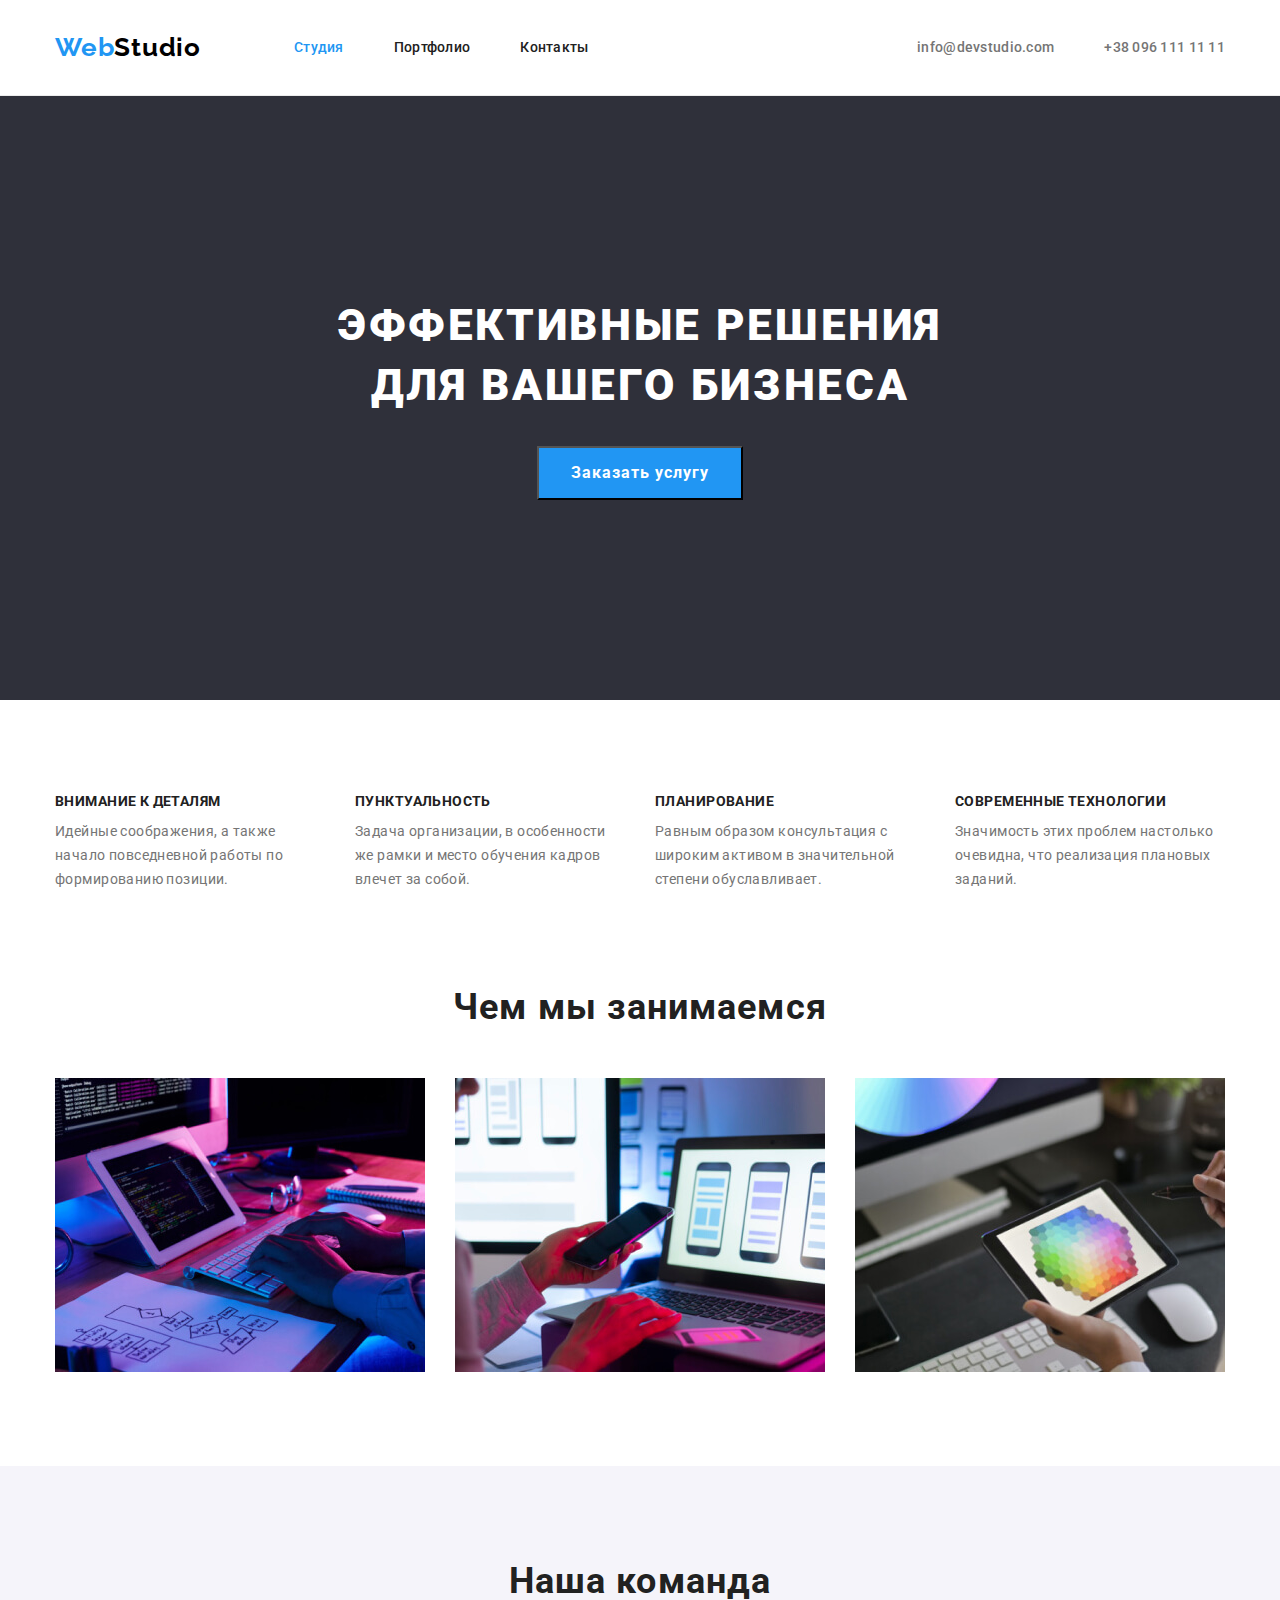
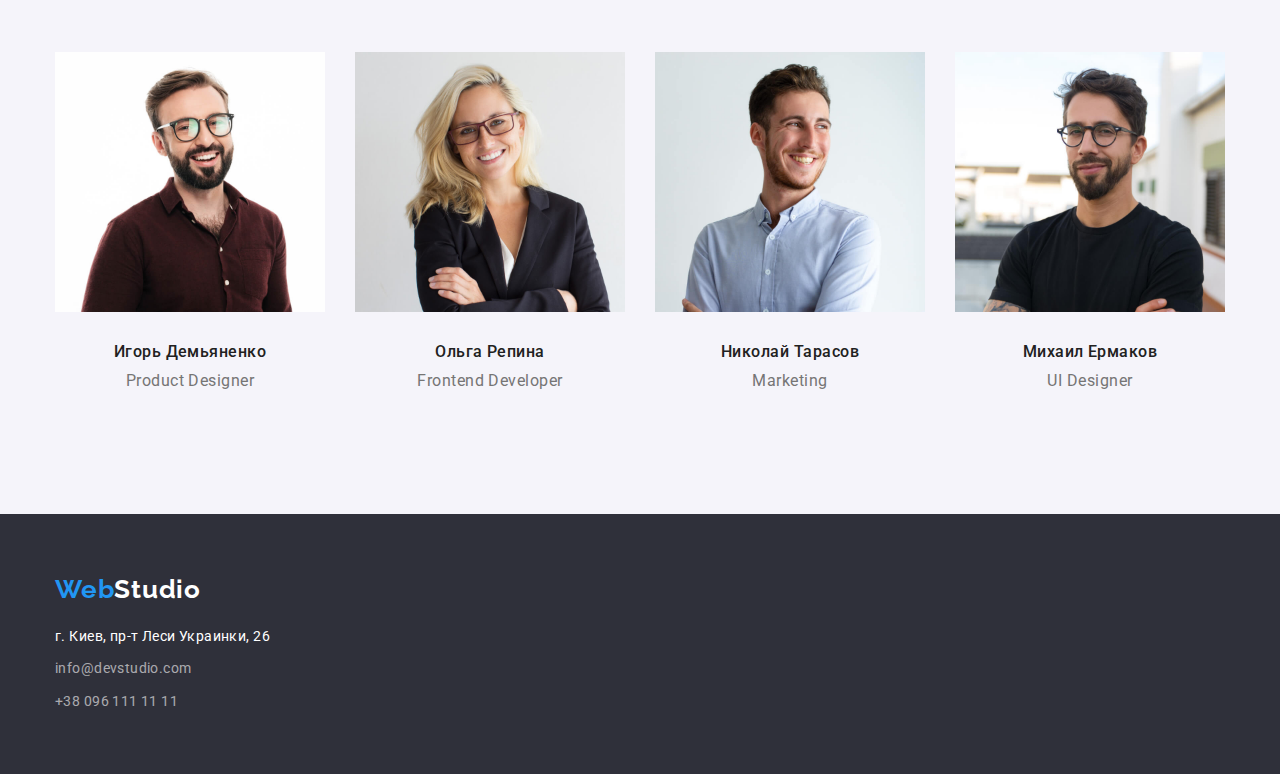
<file: index.html>
<!DOCTYPE html>
<html lang="ru">

<head>
    <meta charset="UTF-8">
    <meta http-equiv="X-UA-Compatible" content="IE=edge">
    <meta name="viewport" content="width=device-width, initial-scale=1.0">
    <title>goit-markup-hw-03</title>
    <link rel="preconnect" href="https://fonts.googleapis.com">
    <link rel="preconnect" href="https://fonts.gstatic.com" crossorigin>
    <link 
        href="https://fonts.googleapis.com/css2?family=Raleway:wght@700&family=Roboto:wght@400;500;700;900&display=swap"
        rel="stylesheet"/>
    <link rel="stylesheet" href="https://cdn.jsdelivr.net/npm/modern-normalize@1.1.0/modern-normalize.min.css">
    <link rel="stylesheet" href="./css/styles.css"/>
</head>

<body class="body">
    <!--Header-->
    <header class="page-header page-header-container">
        <div class="container header-container">
            <a class="logotype link" href="logo" lang="en">Web<span class="second-part-logo">Studio</span></a>
            <nav class="page-navigation">
                <ul class="menu list">
                    <li class="menu-item">
                        <a class="menu-link link menu-studia-header active-studia" href="./index.html">Студия</a>
                    </li>
                    <li class="menu-item">
                        <a class="menu-link link" href="./portfolio.html">Портфолио</a>
                    </li>
                    <li class="menu-item">
                        <a class="menu-link link" href="">Контакты</a>
                    </li>
                </ul>
            </nav>
            <ul class="list contacts-list">
                <li class="contacts-list-mail-phone">
                    <a class="contact-mail link" href="mailto:info@devstudio.com">info@devstudio.com</a>
                </li>
                <li class="contacts-list-mail-phone">
                    <a class="contact-phone-number link" href="tel:+380961111111">+38 096 111 11 11</a>
                </li>
            </ul>
        </div>
    </header>

    <!--HERO-->
    <main>
        <!--Top_box-->
        <section class="hero">
            <h1 class="main-title">Эффективные решения для вашего бизнеса</h1>
            <button class="modal-buttom" type="button">Заказать услугу</button>
        </section>

        <!--Characteristic-->
        <section class="characteristic-section section">
            <div class="container">
                <h2 class="invisible-header">Особeнности</h2>
                <ul class="list characteristic-list">
                    <li class="list-characteristics-columns">
                        <h3 class="inform-title-qualities subtitle">Внимание к деталям</h3>
                        <p class="description">Идейные соображения, а также начало повседневной работы по формированию позиции.</p>
                    </li>
                    <li class="list-characteristics-columns">
                        <h3 class="inform-title-qualities subtitle">Пунктуальность</h3>
                        <p class="description">Задача организации, в особенности же рамки и место обучения кадров влечет за собой.</p>
                    </li>
                    <li class="list-characteristics-columns">
                        <h3 class="inform-title-qualities subtitle">Планирование</h3>
                        <p class="description">Равным образом консультация с широким активом в значительной степени обуславливает.</p>
                    </li>
                    <li class="list-characteristics-columns">
                        <h3 class="inform-title-qualities subtitle">Современные технологии</h3>
                        <p class="description">Значимость этих проблем настолько очевидна, что реализация плановых заданий.</p>
                    </li>
                </ul>
            </div>
        </section>
        <!--We_do-->
        <section class="section-we-do">
            <div class="container">
                <h2 class="what-we-do">Чем мы занимаемся</h2>
                <ul class="list list-we-do">
                    <li class="what-we-do-cards">
                        <img src="./images/we_do1.jpg" alt="typing_on_the_keyboard" width="370" height="294">
                    </li>
                    <li class="what-we-do-cards">
                        <img src="./images/we_do2.jpg" alt="works_with_phone_and_laptop" width="370" height="294">
                    </li>
                    <li class="what-we-do-cards">
                        <img src="./images/we_do3.jpg" alt="works_on_a_tablet" width="370" height="294">
                    </li>
                </ul>
            </div>
        </section>
        <!--Team-->
        <section class="section-team">
            <div class="container">
                <h2 class="our-team">Наша команда</h2>
                <ul class="list list-our-team">
                    <li class="our-team-cards">
                        <img src="./images/team1.jpg" alt="igor_demyanenko_smiles" width="270" height="260">
                        <div class="our-team-info-block">
                            <h3 class="inform-title subtitle">Игорь Демьяненко</h3>
                            <p lang="en" class="description-team">Product Designer</p>
                        </div>
                    </li>
                    <li class="our-team-cards">
                        <img src="./images/team2.jpg" alt="olga_repina_smiles" width="270" height="260">
                        <div class="our-team-info-block">
                            <h3 class="inform-title subtitle">Ольга Репина</h3>
                            <p lang="en" class="description-team">Frontend Developer</p>
                        </div>
                    </li>
                    <li class="our-team-cards">
                        <img src="./images/team3.jpg" alt="nicolay_tarasov_smiles" width="270" height="260">
                        <div class="our-team-info-block">
                            <h3 class="inform-title subtitle">Николай Тарасов</h3>
                            <p lang="en" class="description-team">Marketing</p>
                        </div>
                    </li>
                    <li class="our-team-cards">
                        <img src="./images/team4.jpg" alt="mikhail_ermakov_smiles" width="270" height="260">
                        <div class="our-team-info-block">
                            <h3 class="inform-title subtitle">Михаил Ермаков</h3>
                            <p lang="en" class="description-team">UI Designer</p>
                        </div>
                    </li>
                    
                </ul>
            </div>
        </section>     
    </main>


    <!--Footer-->
    <footer class="footer">
        <div class="container">
            <a class="logotype link" href="logo" lang="en">Web<span class="second-part-logo-footer">Studio</span></a>
            <address class="adress-footer">
                <ul class="list">
                    <li class="footer-adress-list">
                        <a class="company-adress-link link" href="https://goo.gl/maps/UaDpQJsmYQLNW6bbA" target="_blank" rel="noopener noreferrer">г. Киев, пр-т Леси Украинки, 26</a>
                    </li>
                    <li class="footer-adress-list">
                        <a class="footer-mail-link link" href="mailto:info@devstudio.com">info@devstudio.com</a>
                    </li>
                    <li class="footer-adress-list">
                        <a class="footer-phone-link link" href="tel:+380961111111">+38 096 111 11 11</a>
                    </li>
                </ul>
            </address>
        </div>
    </footer>
</body>

</html>
</file>
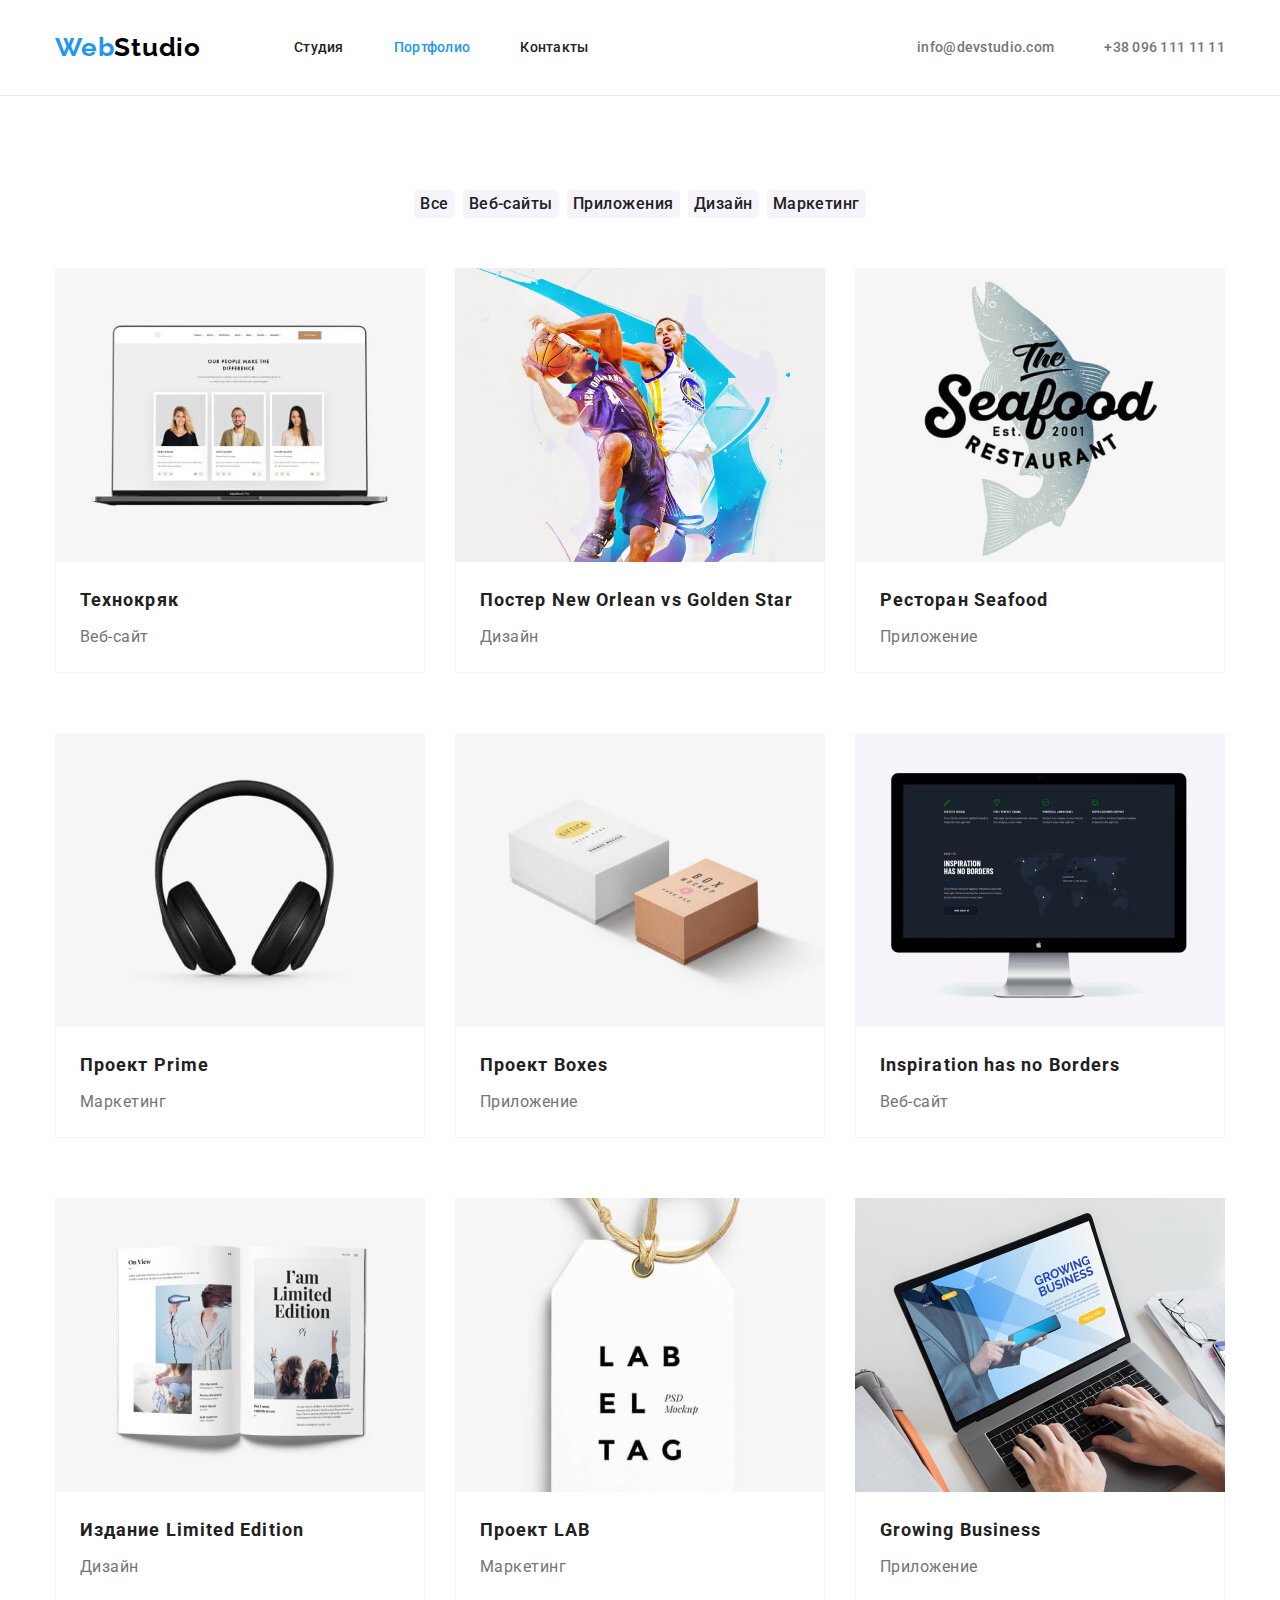
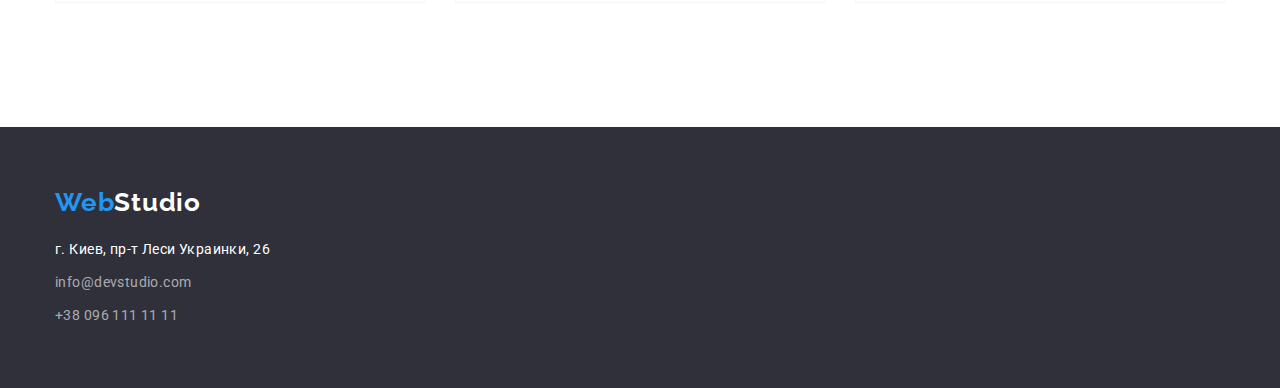
<file: portfolio.html>
<!DOCTYPE html>
<html lang="ru">

<head>
    <meta charset="UTF-8">
    <meta http-equiv="X-UA-Compatible" content="IE=edge">
    <meta name="viewport" content="width=device-width, initial-scale=1.0">
    <title>goit-portfolio</title>
    <link rel="preconnect" href="https://fonts.googleapis.com">
    <link rel="preconnect" href="https://fonts.gstatic.com" crossorigin>
    <link 
        href="https://fonts.googleapis.com/css2?family=Raleway:wght@700&family=Roboto:wght@400;500;700;900&display=swap" 
        rel="stylesheet"
    />
    <link rel="stylesheet" href="https://cdn.jsdelivr.net/npm/modern-normalize@1.1.0/modern-normalize.min.css">
    <link rel="stylesheet" href="./css/styles.css"/>
</head>

<body>
    <!--Header-->
    <header class="page-header page-header-container">
        <div class="container header-container">
            <a class="logotype link" href="logo" lang="en">Web<span class="second-part-logo">Studio</span></a>
            <nav class="page-navigation">
                <ul class="menu list">
                    <li class="menu-item">
                        <a class="menu-link link menu-studia-header" href="./index.html">Студия</a>
                    </li>
                    <li class="menu-item">
                        <a class="menu-link link active-portfolio" href="./portfolio.html">Портфолио</a>
                    </li>
                    <li class="menu-item">
                        <a class="menu-link link" href="">Контакты</a>
                    </li>
                </ul>
            </nav>
            <ul class="list contacts-list">
                <li class="contacts-list-mail-phone">
                    <a class="contact-mail link" href="mailto:info@devstudio.com">info@devstudio.com</a>
                </li>
                <li class="contacts-list-mail-phone">
                    <a class="contact-phone-number link" href="tel:+380961111111">+38 096 111 11 11</a>
                </li>
            </ul>
        </div>
    </header>

    <!--Main_content-->
    <main>

        <!--Top_box-buttons-->
        <section class="section">
            <div class="container">
                <h2 class="invisible-header">Клавиши быстрого перехода</h2>
                <ul class="part-buttons">
                    <li class="list">
                        <button type="button" class="portfolio-buttons">Все</button>
                    </li>
                    <li class="list">
                        <button type="button" class="portfolio-buttons">Веб-сайты</button>
                    </li>
                    <li class="list">
                        <button type="button" class="portfolio-buttons">Приложения</button> 
                    </li>
                    <li class="list">
                        <button type="button" class="portfolio-buttons">Дизайн</button>
                    </li>
                    <li class="list">
                        <button type="button" class="portfolio-buttons">Маркетинг</button>
                    </li>
                </ul>
        <!--Exaples_projects-->
                <h2 class="invisible-header">Чем мы занимаемся</h2>
                <ul class="list list-what-we-do-portfolio">
                    <li class="what-we-do-portfolio-list">
                        <img src="./images-portfolio/img1.jpg" alt="website-on-laptop" width="370" height="294">
                        <div class="projects-info-block">
                            <h3 class="inform-title-portfolio">Технокряк</h3>
                            <p class="description-portfolio">Веб-сайт</p>
                        </div>
                    </li>   
                    <li>
                        <img src="./images-portfolio/img2.jpg" alt="poster" width="370" height="294">
                        <div class="projects-info-block">
                            <h3 class="inform-title-portfolio">Постер <span lang="en">New Orlean vs Golden Star</span></h3>
                            <p class="description-portfolio">Дизайн</p>
                        </div>
                    </li>
                    <li>
                        <img src="./images-portfolio/img3.jpg" alt="restaurant-logo" width="370" height="294">
                        <div class="projects-info-block">
                            <h3 class="inform-title-portfolio">Ресторан <span lang="en">Seafood</span></h3>
                            <p class="description-portfolio">Приложение</p>
                        </div>
                    </li>
                    <li>
                        <img src="./images-portfolio/img4.jpg" alt="photo-headphones" width="370" height="294">
                        <div class="projects-info-block">
                            <h3 class="inform-title-portfolio">Проект <span lang="en">Prime</span></h3>
                            <p class="description-portfolio">Маркетинг</p>
                        </div>
                    </li>
                    <li>
                        <img src="./images-portfolio/img5.jpg" alt="boxes" width="370" height="294">
                        <div class="projects-info-block">
                            <h3 class="inform-title-portfolio">Проект <span lang="en">Boxes</span></h3>
                            <p class="description-portfolio">Приложение</p>
                        </div>
                    </li>
                    <li>
                        <img src="./images-portfolio/img6.jpg" alt="website-on-computer" width="370" height="294">
                        <div class="projects-info-block">
                            <h3 class="inform-title-portfolio" lang="en">Inspiration has no Borders</h3>
                            <p class="description-portfolio">Веб-сайт</p>
                        </div>
                    </li>
                    <li>
                        <img src="./images-portfolio/img7.jpg" alt="book" width="370" height="294">
                        <div class="projects-info-block">
                            <h3 class="inform-title-portfolio">Издание <span lang="en">Limited Edition</span></h3>
                            <p class="description-portfolio">Дизайн</p>
                        </div>
                    </li>
                    <li>
                        <img src="./images-portfolio/img8.jpg" alt="tag" width="370" height="294">
                        <div class="projects-info-block">
                            <h3 class="inform-title-portfolio">Проект <span lang="en">LAB</span></h3>
                            <p class="description-portfolio">Маркетинг</p>
                        </div>
                    </li>
                    <li>
                        <img src="./images-portfolio/img9.jpg" alt="work-on-laptop" width="370" height="294">
                        <div class="projects-info-block">
                            <h3 class="inform-title-portfolio" lang="en">Growing Business</h3>
                            <p class="description-portfolio">Приложение</p>
                        </div>
                    </li>
                </ul>
            </div>
        </section>     
    </main>

    <!--Footer-->
    <footer class="footer">
        <div class="container">
            <a class="logotype link" href="logo" lang="en">Web<span class="second-part-logo-footer">Studio</span></a>
            <address class="adress-footer">
                <ul class="list">
                    <li class="footer-adress-list">
                        <a class="company-adress-link link" href="https://goo.gl/maps/UaDpQJsmYQLNW6bbA" target="_blank"
                            rel="noopener noreferrer">г. Киев, пр-т Леси Украинки, 26</a>
                    </li>
                    <li class="footer-adress-list">
                        <a class="footer-mail-link link" href="mailto:info@devstudio.com">info@devstudio.com</a>
                    </li>
                    <li class="footer-adress-list">
                        <a class="footer-phone-link link" href="tel:+380961111111">+38 096 111 11 11</a>
                    </li>
                </ul>
            </address>
        </div>
    </footer>
</body>

</html>
</file>
<file: css/styles.css>
h1,
h2,
h3,
h4,
p {
    margin-top: 0;
    margin-bottom: 0;
}

ul,
ol {
    margin-top: 0;
    margin-bottom: 0;
    padding-left: 0;
}

img {
    display: block;
}

button {
    cursor: pointer;
}

address {
    font-size: normal;
}

.section {
    padding-top: 94px;
    padding-bottom: 94px;
}

.subtitle {
    margin-bottom: 10px;
}

.invisible-header {
    position: absolute;
    width: 1px;
    height: 1px;
    margin: -1px;
    border: 0;
    padding: 0;
    white-space: nowrap;
    clip-path: inset(100%);
    clip: rect(0 0 0 0);
    overflow: hidden;
}

.our-team-info-block {
    padding-top: 30px;
    text-align: center;
    padding-bottom: 30px;
}

.characteristic-list {
    display: flex;
    column-gap: 30px;
}

.list-we-do {
    display: flex;
    flex-wrap: wrap;
    column-gap: 30px;
    margin-top: 50px;
    list-style: none;
    margin: 0;
    padding-left: 0;
}

.list-our-team {
    display: flex;
    flex-wrap: wrap;
    column-gap: 30px;
    margin-top: 50px;
    list-style: none;
    margin: 0;
    padding-left: 0;
}

.list-what-we-do-portfolio {
    display: flex;
    flex-wrap: wrap;
    gap: 30px;
    margin-top: 50px;
    list-style: none;
    margin: 0;
    padding-left: 0;
}

.projects-info-block {
    padding-top: 20px;
    text-align: left;
    padding-left: 24px;
    padding-right: 24px;
    padding-bottom: 20px;
    margin-bottom: 30px;
    border: 1px solid #F6F6F6;
    border-top: none;
}

.what-we-do-cards {
    flex-basis: calc((100% - 60px) / 3);
}

.our-team-cards {
    flex-basis: calc((100% - 90px) / 4);
}

.what-we-do-portfolio-list {
    flex-basis: ((100% - 60px) / 3);
}

.what-we-do {
    margin-bottom: 50px;
}

.container {
    width: 1200px;
    margin-left: auto;
    margin-right: auto;
    padding-left: 15px;
    padding-right: 15px;
}

.page-header-container {
    max-width: 1600px;
    margin: 0 auto;
    padding-top: 32px;
    padding-bottom: 32px;
    border-bottom: 1px solid #ECECEC;
}

.header-container {
    display: flex;
    align-items: center;
}

.footer-adress-list:not(:last-child) {
    margin-bottom: 9px;
}

.menu-item:not(:last-child) {
    margin-right: 50px;
}

.menu-studia-header {
    margin-left: 93px;
}

.menu,
.contacts-list {
    display: flex;
    align-items: center;
    margin-left: auto;
}

.list {
    list-style: none;
}

.link {
    text-decoration: none;
}

.list {
    list-style: none;
}

.link {
    text-decoration: none;
}

body {
    font-family: 'Roboto', sans-serif;
}

/* ========= COMPONENTS  ========= */
.modal-buttom {
    padding-top: 10px;
    padding-bottom: 10px;
    padding-left: 32px;
    padding-right: 32px;
    font-weight: 700;
    font-size: 16px;
    line-height: 1.88;
    letter-spacing: 0.06em;
    cursor: pointer;
    font-family: inherit;
    background-color: #2196F3;
    color: #FFFFFF;
    display: block;
    margin: 0 auto;
}

.modal-buttom:hover,
.modal-buttom:focus {
    background-color: #188CE8;
}

.inform-title-qualities {
    font-weight: 700;
    font-size: 14px;
    line-height: 1.14;
    letter-spacing: 0.03em;
    text-transform: uppercase;
    color: #212121;
}

.inform-title {
    font-weight: 500;
    font-size: 16px;
    line-height: 19px;
    letter-spacing: 0.03em;
    color: #212121;
    margin-bottom: 10px;
}

.inform-title-portfolio {
    font-weight: 700;
    font-size: 18px;
    line-height: 2;
    letter-spacing: 0.06em;
    color: #212121;
    margin-bottom: 4px;
}

.description {
    font-size: 14px;
    line-height: 1.71;
    letter-spacing: 0.03em;
    color: #757575;
}

.section-we-do {
    margin-bottom: 94px;
}

.section-team {
    max-width: 1600px;
    padding-top: 94px;
    padding-bottom: 94px;
    background-color: #F5F4FA;
    margin: 0 auto;
}

.list-characteristics-columns {
    width: 270px;
}

.description-portfolio {
    line-height: 1.88;
    letter-spacing: 0.03em;
    color: #757575;
}

.description-team {
    line-height: 1.19;
    letter-spacing: 0.03em;
    color: #757575;
}

.logotype {
    font-family: 'Raleway';
    font-weight: 700;
    font-size: 26px;
    line-height: 31px;
    letter-spacing: 0.03em;
    color: #2196F3;
}

/* ========= /COMPONENTS ========= */


/* ========== HEADER =========== */

.phone-vector,
.mail-vector {
    left: 65.75%;
    right: 33.25%;
    top: 1.81%;
    bottom: 97.55%;
    color: #757575;
    margin-right: 10px;
    margin-top: 34px;
    margin-bottom: 34px;
}

.second-part-logo {
    font-family: 'Raleway';
    font-weight: 700;
    font-size: 26px;
    line-height: 1.19;
    letter-spacing: 0.03em;
    color: #000000;
}

.menu-link {
    font-weight: 500;
    font-size: 14px;
    line-height: 1.14;
    letter-spacing: 0.02em;
    color: #212121;
}

.menu-link:hover,
.menu-link:focus {
    color: #2196F3;
}

.contact-mail,
.contact-phone-number {
    font-weight: 500;
    font-size: 14px;
    line-height: 1.14;
    letter-spacing: 0.02em;
    color: #757575;
}

.contacts-list-mail-phone:not(:last-child) {
    margin-right: 50px;
}

.contact-mail:hover,
.contact-mail:focus,
.contact-phone-number:hover,
.contact-phone-number:focus {
    color: #2196F3;
}

.active-portfolio,
.active-studia {
    color: #2196F3;
}

.part-buttons {
    display: flex;
    justify-content: center;
    column-gap: 8px;
    margin-top: 94px;
    list-style: none;
    margin: 0;
    padding-left: 0;
    border: none;
    margin-bottom: 50px;
}

/* ========== /HEADER =========== */

/* =========== HERO ============ */

.portfolio-buttons {
    font-weight: 500;
    font-size: 16px;
    line-height: 1.63;
    text-align: center;
    letter-spacing: 0.03em;
    font-family: inherit;
    color: #212121;
    background-color: #F5F4FA;
    border-radius: 4px;
    border: none;
}

.portfolio-buttons:hover,
.portfolio-buttons:focus {
    font-weight: 500;
    font-size: 16px;
    line-height: 26px;
    text-align: center;
    letter-spacing: 0.03em;
    background-color: #2196F3;
    box-shadow: 0px 3px 1px rgba(0, 0, 0, 0.1), 0px 1px 2px rgba(0, 0, 0, 0.08), 0px 2px 2px rgba(0, 0, 0, 0.12);
    border-radius: 4px;;
    color: #FFFFFF;
}

.hero {
    max-width: 1600px;
    padding-top: 200px;
    padding-bottom: 200px;
    background: #2F303A;
    align-items: center;
    margin: 0 auto;
}

.main-title {
    font-weight: 900;
    font-size: 44px;
    line-height: 1.36;
    text-align: center;
    letter-spacing: 0.06em;
    text-transform: uppercase;
    color: #FFFFFF;
    width: 696px;
    margin: 0 auto;
}

.main-title {
    margin-bottom: 30px;
}

/* ========== /HERO ========== */

/* ==========MAIN============= */


.what-we-do, 
.our-team {
    font-weight: 700;
    font-size: 36px;
    line-height: 42px;
    text-align: center;
    letter-spacing: 0.03em;
    color: #212121;
}

.our-team {
    margin-bottom: 50px;
}

/* =========FOOTER========= */
.footer {
    max-width: 1600px;
    padding-top: 60px;
    padding-bottom: 60px;
    background: #2F303A;
    align-items: center;
    margin: 0 auto;
}

.adress-footer {
    margin-top: 20px;
}

.second-part-logo-footer {
    font-family: 'Raleway';
    font-weight: 700;
    font-size: 26px;
    line-height: 1.19;
    letter-spacing: 0.03em;
    color: #FFFFFF;
}

.company-adress-link {
    font-style: normal;
    font-size: 14px;
    line-height: 1.71;
    letter-spacing: 0.03em;
    color: #FFFFFF;
}

.footer-mail-link,
.footer-phone-link {
    font-style: normal;
    font-size: 14px;
    line-height: 1.71;
    letter-spacing: 0.03em;
    color: rgba(255, 255, 255, 0.6);
}
</file>
